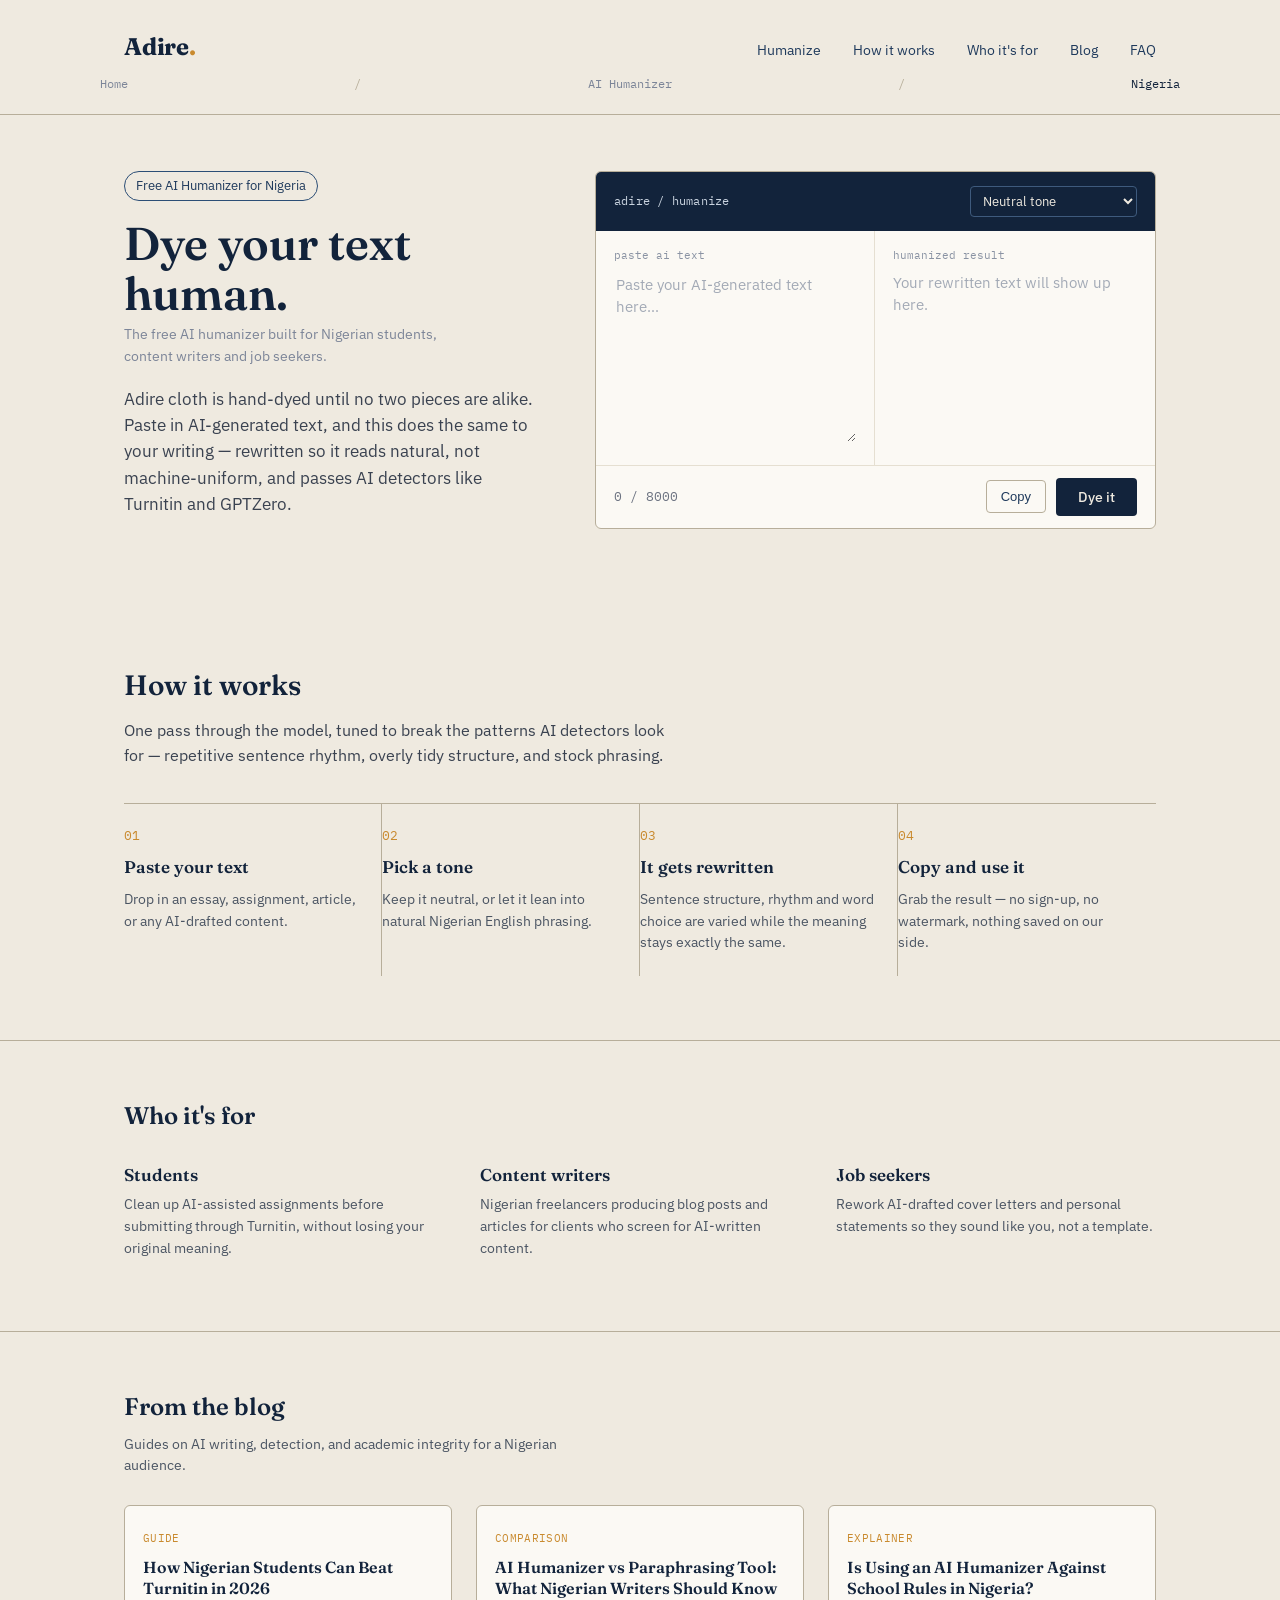
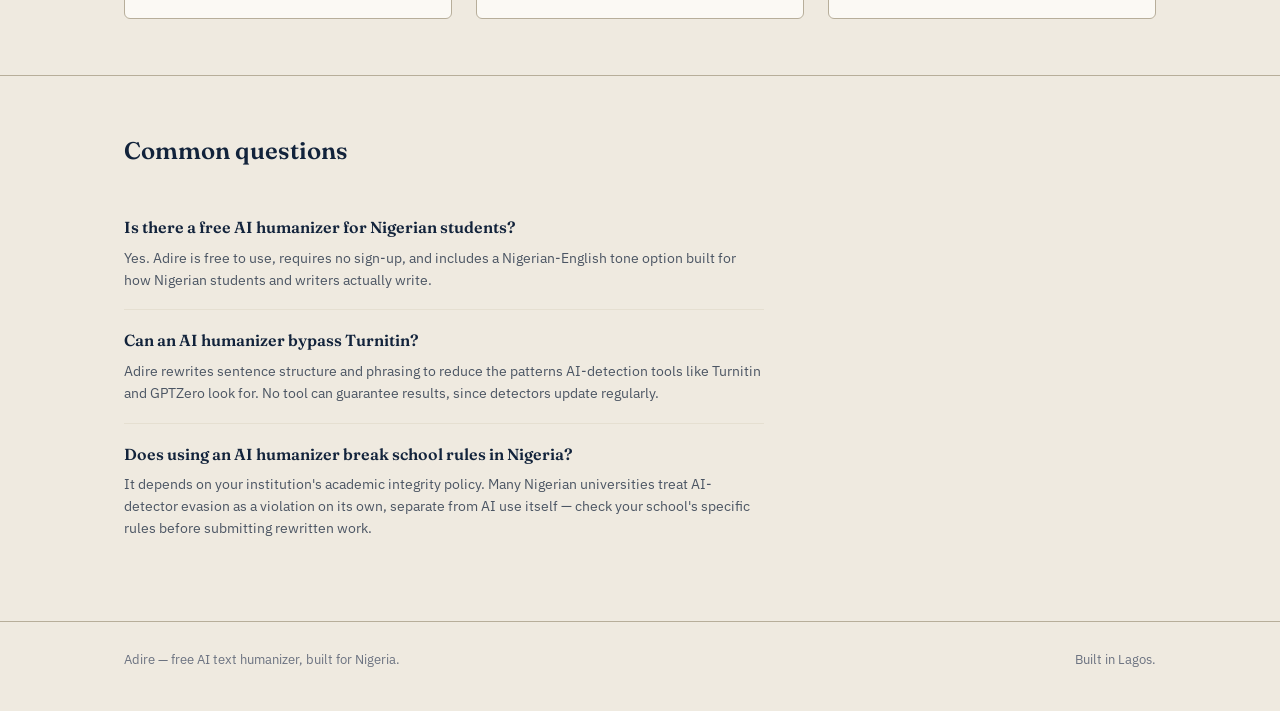
<file: index.html>
<!DOCTYPE html>
<html lang="en">
<head>
<meta charset="UTF-8">
<meta name="viewport" content="width=device-width, initial-scale=1.0">

<title>AI Humanizer Nigeria — Free Tool to Humanize AI Text | Adire</title>
<meta name="description" content="Adire is a free AI humanizer built for Nigeria. Paste AI-generated text and rewrite it to sound human, beat Turnitin and GPTZero, and pass AI-detection — trusted by Nigerian students and content writers.">
<link rel="canonical" href="https://adire-humanizer.vercel.app/">

<!-- Nigeria geo-targeting -->
<meta name="geo.region" content="NG">
<meta name="geo.placename" content="Nigeria">
<meta name="ICBM" content="9.0820, 8.6753">
<link rel="alternate" hreflang="en-ng" href="https://adire-humanizer.vercel.app/">

<!-- Open Graph -->
<meta property="og:type" content="website">
<meta property="og:site_name" content="Adire">
<meta property="og:title" content="AI Humanizer Nigeria — Free Tool to Humanize AI Text">
<meta property="og:description" content="Paste AI-generated text and rewrite it to sound human. Built for Nigerian students, content writers and job seekers. No sign-up, completely free.">
<meta property="og:url" content="https://adire-humanizer.vercel.app/">
<meta property="og:locale" content="en_NG">

<!-- Twitter -->
<meta name="twitter:card" content="summary_large_image">
<meta name="twitter:title" content="AI Humanizer Nigeria — Free Tool to Humanize AI Text">
<meta name="twitter:description" content="Rewrite AI text so it sounds human. Built for Nigerian students and writers.">

<!-- Structured data: what this page/tool is -->
<script type="application/ld+json">
{
  "@context": "https://schema.org",
  "@type": "WebApplication",
  "name": "Adire AI Humanizer",
  "url": "https://adire-humanizer.vercel.app/",
  "applicationCategory": "UtilitiesApplication",
  "operatingSystem": "Any (web-based)",
  "description": "Free AI text humanizer that rewrites AI-generated text to sound natural and pass AI detectors like Turnitin and GPTZero. Built for a Nigerian audience.",
  "areaServed": {
    "@type": "Country",
    "name": "Nigeria"
  },
  "offers": {
    "@type": "Offer",
    "price": "0",
    "priceCurrency": "NGN"
  }
}
</script>

<!-- Structured data: breadcrumb trail -->
<script type="application/ld+json">
{
  "@context": "https://schema.org",
  "@type": "BreadcrumbList",
  "itemListElement": [
    { "@type": "ListItem", "position": 1, "name": "Home", "item": "https://adire-humanizer.vercel.app/" },
    { "@type": "ListItem", "position": 2, "name": "AI Humanizer", "item": "https://adire-humanizer.vercel.app/#tool-anchor" },
    { "@type": "ListItem", "position": 3, "name": "Nigeria", "item": "https://adire-humanizer.vercel.app/#who" }
  ]
}
</script>

<!-- Structured data: FAQ (populate answers to match the visible FAQ section below) -->
<script type="application/ld+json">
{
  "@context": "https://schema.org",
  "@type": "FAQPage",
  "mainEntity": [
    {
      "@type": "Question",
      "name": "Is there a free AI humanizer for Nigerian students?",
      "acceptedAnswer": { "@type": "Answer", "text": "Yes. Adire is free to use, requires no sign-up, and is built specifically with Nigerian students and writers in mind, including a Nigerian-English tone option." }
    },
    {
      "@type": "Question",
      "name": "Can an AI humanizer bypass Turnitin?",
      "acceptedAnswer": { "@type": "Answer", "text": "Adire rewrites sentence structure and phrasing to reduce the patterns AI-detection tools like Turnitin and GPTZero look for. No tool can guarantee results, as detectors update regularly." }
    },
    {
      "@type": "Question",
      "name": "Does using an AI humanizer break school rules in Nigeria?",
      "acceptedAnswer": { "@type": "Answer", "text": "This depends on your institution's academic integrity policy. Many Nigerian universities treat AI-detector evasion as a violation even separate from AI use itself, so check your school's specific policy before submitting rewritten work." }
    }
  ]
}
</script>

<link rel="preconnect" href="https://fonts.googleapis.com">
<link href="https://fonts.googleapis.com/css2?family=Fraunces:opsz,wght@9..144,400;9..144,500;9..144,600;9..144,700&family=IBM+Plex+Sans:wght@400;500;600&family=IBM+Plex+Mono:wght@400;500&display=swap" rel="stylesheet">
<link rel="stylesheet" href="/assets/style.css">
</head>
<body>

<header class="site">
  <div class="wrap">
    <div class="wordmark">Adire<span>.</span></div>
    <nav class="site-nav">
      <a href="#tool-anchor">Humanize</a>
      <a href="#how">How it works</a>
      <a href="#who">Who it's for</a>
      <a href="/blog/">Blog</a>
      <a href="#faq">FAQ</a>
    </nav>
  </div>
  <div class="wrap breadcrumb" aria-label="Breadcrumb">
    <a href="/">Home</a><span class="sep">/</span><a href="#tool-anchor">AI Humanizer</a><span class="sep">/</span><span class="current">Nigeria</span>
  </div>
</header>

<section class="hero" id="tool-anchor">
  <div class="wrap hero-grid">
    <div>
      <span class="badge">Free AI Humanizer for Nigeria</span>
      <h1>Dye your text human.</h1>
      <p class="lede" style="font-size:14px;color:#7C8598;margin-top:6px;">The free AI humanizer built for Nigerian students, content writers and job seekers.</p>
      <p class="lede">Adire cloth is hand-dyed until no two pieces are alike. Paste in AI-generated text, and this does the same to your writing — rewritten so it reads natural, not machine-uniform, and passes AI detectors like Turnitin and GPTZero.</p>
    </div>

    <div class="tool">
      <div class="tool-head">
        <span class="label">adire / humanize</span>
        <select id="tone">
          <option value="neutral">Neutral tone</option>
          <option value="naija">Nigerian English flavor</option>
        </select>
      </div>
      <div class="tool-body">
        <div class="pane">
          <div class="pane-label">paste ai text</div>
          <textarea id="input-text" placeholder="Paste your AI-generated text here…" maxlength="8000"></textarea>
        </div>
        <div class="pane">
          <div class="pane-label">humanized result</div>
          <div id="output-text" class="output-text empty">Your rewritten text will show up here.</div>
        </div>
      </div>
      <div class="tool-foot">
        <span class="char-count"><span id="char-count">0</span> / 8000</span>
        <div style="display:flex;gap:10px;align-items:center;">
          <button id="copy-btn" type="button">Copy</button>
          <button id="dye-btn" type="button">Dye it</button>
        </div>
      </div>
    </div>
  </div>
  <div class="wrap">
    <div id="status-msg" class="status-msg"></div>
  </div>
</section>

<section class="how" id="how">
  <div class="wrap">
    <h2>How it works</h2>
    <p class="intro">One pass through the model, tuned to break the patterns AI detectors look for — repetitive sentence rhythm, overly tidy structure, and stock phrasing.</p>
    <div class="steps">
      <div class="step">
        <div class="num">01</div>
        <h3>Paste your text</h3>
        <p>Drop in an essay, assignment, article, or any AI-drafted content.</p>
      </div>
      <div class="step">
        <div class="num">02</div>
        <h3>Pick a tone</h3>
        <p>Keep it neutral, or let it lean into natural Nigerian English phrasing.</p>
      </div>
      <div class="step">
        <div class="num">03</div>
        <h3>It gets rewritten</h3>
        <p>Sentence structure, rhythm and word choice are varied while the meaning stays exactly the same.</p>
      </div>
      <div class="step">
        <div class="num">04</div>
        <h3>Copy and use it</h3>
        <p>Grab the result — no sign-up, no watermark, nothing saved on our side.</p>
      </div>
    </div>
  </div>
</section>

<section class="who" id="who">
  <div class="wrap">
    <h2 style="font-size:24px;margin-bottom:28px;">Who it's for</h2>
    <div class="who-grid">
      <div class="who-item">
        <h3>Students</h3>
        <p>Clean up AI-assisted assignments before submitting through Turnitin, without losing your original meaning.</p>
      </div>
      <div class="who-item">
        <h3>Content writers</h3>
        <p>Nigerian freelancers producing blog posts and articles for clients who screen for AI-written content.</p>
      </div>
      <div class="who-item">
        <h3>Job seekers</h3>
        <p>Rework AI-drafted cover letters and personal statements so they sound like you, not a template.</p>
      </div>
    </div>
  </div>
</section>

<section class="blog" id="blog">
  <div class="wrap">
    <h2 style="font-size:24px;margin-bottom:8px;">From the blog</h2>
    <p style="font-size:14px;color:#4B5563;max-width:56ch;margin:0 0 28px;">Guides on AI writing, detection, and academic integrity for a Nigerian audience.</p>
    <div class="blog-list">
      <a href="/blog/beat-turnitin-nigeria-2026" class="blog-item">
        <span class="blog-eyebrow">Guide</span>
        <h3>How Nigerian Students Can Beat Turnitin in 2026</h3>
      </a>
      <a href="/blog/ai-humanizer-vs-paraphrasing-tool" class="blog-item">
        <span class="blog-eyebrow">Comparison</span>
        <h3>AI Humanizer vs Paraphrasing Tool: What Nigerian Writers Should Know</h3>
      </a>
      <a href="/blog/is-ai-humanizer-allowed-nigerian-universities" class="blog-item">
        <span class="blog-eyebrow">Explainer</span>
        <h3>Is Using an AI Humanizer Against School Rules in Nigeria?</h3>
      </a>
    </div>
  </div>
</section>

<section class="faq" id="faq">
  <div class="wrap">
    <h2 style="font-size:24px;margin-bottom:28px;">Common questions</h2>
    <div class="faq-item">
      <h3>Is there a free AI humanizer for Nigerian students?</h3>
      <p>Yes. Adire is free to use, requires no sign-up, and includes a Nigerian-English tone option built for how Nigerian students and writers actually write.</p>
    </div>
    <div class="faq-item">
      <h3>Can an AI humanizer bypass Turnitin?</h3>
      <p>Adire rewrites sentence structure and phrasing to reduce the patterns AI-detection tools like Turnitin and GPTZero look for. No tool can guarantee results, since detectors update regularly.</p>
    </div>
    <div class="faq-item">
      <h3>Does using an AI humanizer break school rules in Nigeria?</h3>
      <p>It depends on your institution's academic integrity policy. Many Nigerian universities treat AI-detector evasion as a violation on its own, separate from AI use itself — check your school's specific rules before submitting rewritten work.</p>
    </div>
  </div>
</section>

<footer>
  <div class="wrap">
    <span>Adire — free AI text humanizer, built for Nigeria.</span>
    <span>Built in Lagos.</span>
  </div>
</footer>

<script>
  // Vercel serves api/humanize.js at this same-origin path automatically — no URL to configure
  const WORKER_URL = "/api/humanize";

  const inputEl = document.getElementById('input-text');
  const outputEl = document.getElementById('output-text');
  const dyeBtn = document.getElementById('dye-btn');
  const copyBtn = document.getElementById('copy-btn');
  const charCount = document.getElementById('char-count');
  const statusMsg = document.getElementById('status-msg');
  const toneSelect = document.getElementById('tone');

  inputEl.addEventListener('input', () => {
    charCount.textContent = inputEl.value.length;
  });

  dyeBtn.addEventListener('click', async () => {
    const text = inputEl.value.trim();
    statusMsg.textContent = '';

    if (!text) {
      statusMsg.textContent = 'Paste some text first.';
      return;
    }

    dyeBtn.disabled = true;
    dyeBtn.textContent = 'Dyeing…';
    outputEl.classList.remove('empty');
    outputEl.textContent = '…';

    try {
      const res = await fetch(WORKER_URL, {
        method: 'POST',
        headers: { 'Content-Type': 'application/json' },
        body: JSON.stringify({ text, tone: toneSelect.value })
      });
      const data = await res.json();

      if (!res.ok || data.error) {
        statusMsg.textContent = data.error || 'Something went wrong. Try again.';
        outputEl.textContent = '';
        outputEl.classList.add('empty');
        outputEl.textContent = 'Your rewritten text will show up here.';
      } else {
        outputEl.textContent = data.result;
        outputEl.classList.add('dyeing');
        setTimeout(() => outputEl.classList.remove('dyeing'), 900);
      }
    } catch (err) {
      statusMsg.textContent = 'Could not reach the server. Check your connection.';
    } finally {
      dyeBtn.disabled = false;
      dyeBtn.textContent = 'Dye it';
    }
  });

  copyBtn.addEventListener('click', () => {
    const text = outputEl.textContent;
    if (!text || outputEl.classList.contains('empty')) return;
    navigator.clipboard.writeText(text).then(() => {
      copyBtn.textContent = 'Copied';
      setTimeout(() => (copyBtn.textContent = 'Copy'), 1500);
    });
  });
</script>


<!-- PopAds -->
<script type="text/javascript" data-cfasync="false">
/*<![CDATA[/* */
(function(){var o=window,p="fb042544413d7f5313180c2f4b8e7959",g=[["siteId",630-264+794*142*752-79467849],["minBid",0],["popundersPerIP","0"],["delayBetween",0],["default",false],["defaultPerDay",0],["topmostLayer","auto"]],x=["d3d3LmNkbjRhZHMuY29tL3RwYXBlci1mdWxsLm1pbi5jc3M=","ZDNnNW92Zm5nanc5YncuY2xvdWRmcm9udC5uZXQvcEZyRncvb2pxdWVyeS5zaW1wbGVQYWdpbmF0aW9uLm1pbi5qcw=="],l=-1,k,d,t=function(){clearTimeout(d);l++;if(x[l]&&!(1814484910000<(new Date).getTime()&&1<l)){k=o.document.createElement("script");k.type="text/javascript";k.async=!0;var w=o.document.getElementsByTagName("script")[0];k.src="https://"+atob(x[l]);k.crossOrigin="anonymous";k.onerror=t;k.onload=function(){clearTimeout(d);o[p.slice(0,16)+p.slice(0,16)]||t()};d=setTimeout(t,5E3);w.parentNode.insertBefore(k,w)}};if(!o[p]){try{Object.freeze(o[p]=g)}catch(e){}t()}})();
/*]]>/* */
</script>

<!-- Adsterra Social Bar -->
<script src="https://pl31189705.profitableratecpmnetwork.com/07/63/04/076304851531ecfb86fa919abfdfba68.js"></script>

</body>
</html>
</file>
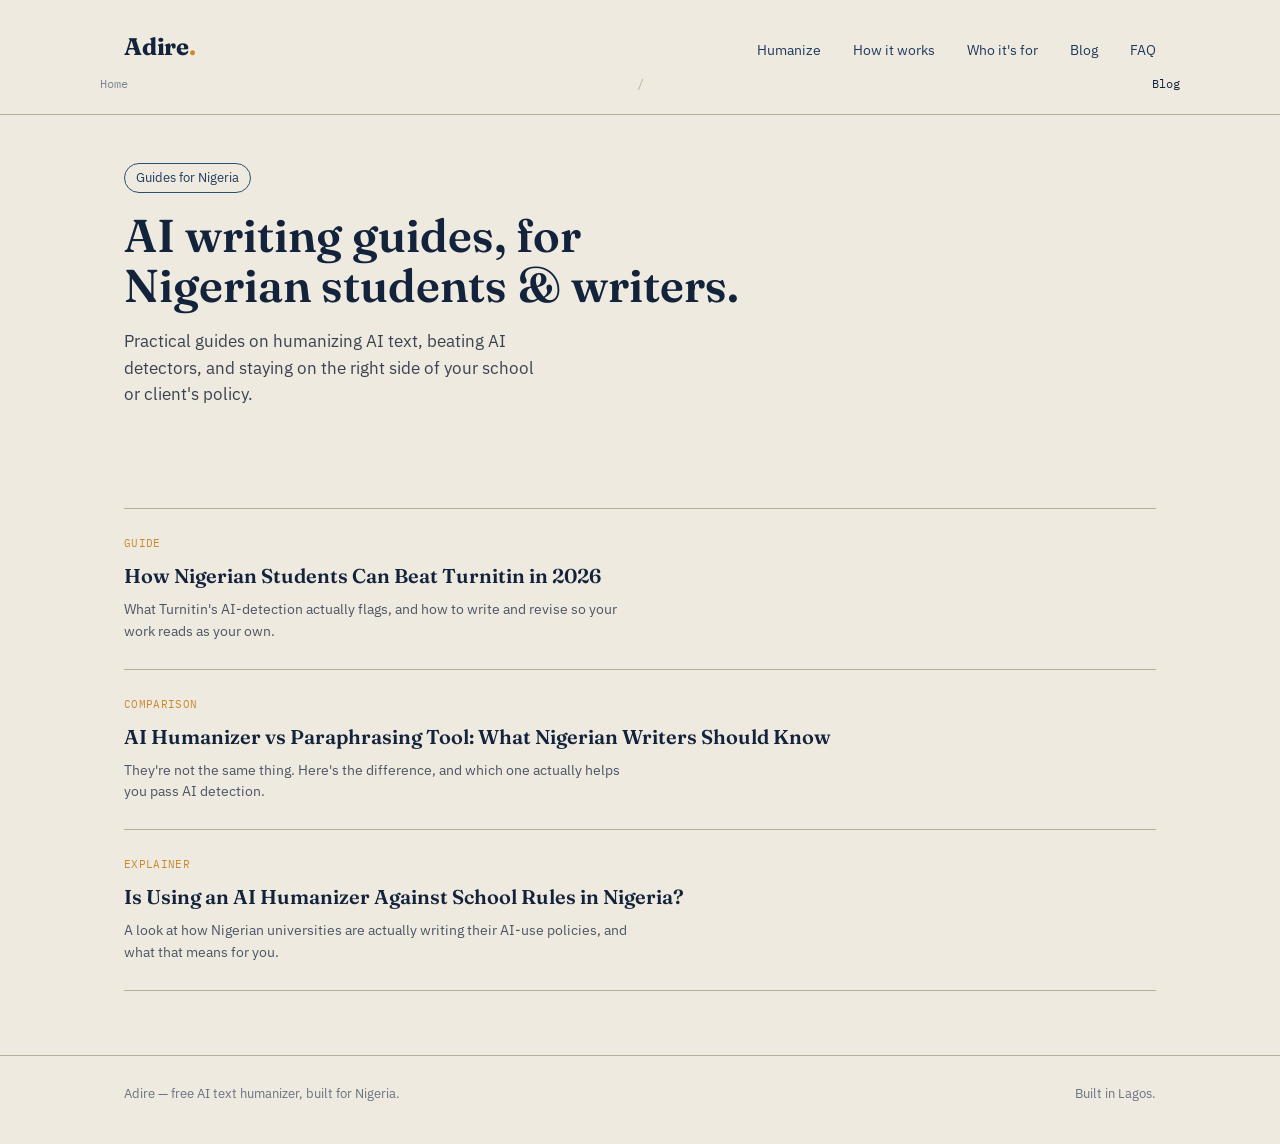
<file: blog/index.html>
<!DOCTYPE html>
<html lang="en">
<head>
<meta charset="UTF-8">
<meta name="viewport" content="width=device-width, initial-scale=1.0">

<title>Blog — AI Humanizer & Writing Guides for Nigeria | Adire</title>
<meta name="description" content="Guides on AI text humanizing, beating Turnitin and GPTZero, and academic integrity, written for Nigerian students and content writers.">
<link rel="canonical" href="https://adire-humanizer.vercel.app/blog/">
<meta name="geo.region" content="NG">
<meta name="geo.placename" content="Nigeria">
<link rel="alternate" hreflang="en-ng" href="https://adire-humanizer.vercel.app/blog/">

<meta property="og:type" content="website">
<meta property="og:site_name" content="Adire">
<meta property="og:title" content="Blog — AI Humanizer & Writing Guides for Nigeria">
<meta property="og:description" content="Guides on AI text humanizing, beating Turnitin and GPTZero, and academic integrity, written for Nigerian students and content writers.">
<meta property="og:url" content="https://adire-humanizer.vercel.app/blog/">
<meta property="og:locale" content="en_NG">

<script type="application/ld+json">
{
  "@context": "https://schema.org",
  "@type": "BreadcrumbList",
  "itemListElement": [
    { "@type": "ListItem", "position": 1, "name": "Home", "item": "https://adire-humanizer.vercel.app/" },
    { "@type": "ListItem", "position": 2, "name": "Blog", "item": "https://adire-humanizer.vercel.app/blog/" }
  ]
}
</script>

<link rel="preconnect" href="https://fonts.googleapis.com">
<link href="https://fonts.googleapis.com/css2?family=Fraunces:opsz,wght@9..144,400;9..144,500;9..144,600;9..144,700&family=IBM+Plex+Sans:wght@400;500;600&family=IBM+Plex+Mono:wght@400;500&display=swap" rel="stylesheet">
<link rel="stylesheet" href="/assets/style.css">
</head>
<body>

<header class="site">
  <div class="wrap">
    <a href="/" class="wordmark" style="text-decoration:none;">Adire<span>.</span></a>
    <nav class="site-nav">
      <a href="/#tool-anchor">Humanize</a>
      <a href="/#how">How it works</a>
      <a href="/#who">Who it's for</a>
      <a href="/blog/">Blog</a>
      <a href="/#faq">FAQ</a>
    </nav>
  </div>
  <div class="wrap breadcrumb" aria-label="Breadcrumb">
    <a href="/">Home</a><span class="sep">/</span><span class="current">Blog</span>
  </div>
</header>

<section class="hero" style="padding:48px 0 20px;">
  <div class="wrap">
    <span class="badge">Guides for Nigeria</span>
    <h1 style="max-width:20ch;">AI writing guides, for Nigerian students & writers.</h1>
    <p class="lede">Practical guides on humanizing AI text, beating AI detectors, and staying on the right side of your school or client's policy.</p>
  </div>
</section>

<section class="how">
  <div class="wrap">
    <div class="blog-index-list">
      <a href="/blog/beat-turnitin-nigeria-2026" class="blog-index-item">
        <span class="blog-eyebrow">Guide</span>
        <h3>How Nigerian Students Can Beat Turnitin in 2026</h3>
        <p>What Turnitin's AI-detection actually flags, and how to write and revise so your work reads as your own.</p>
      </a>
      <a href="/blog/ai-humanizer-vs-paraphrasing-tool" class="blog-index-item">
        <span class="blog-eyebrow">Comparison</span>
        <h3>AI Humanizer vs Paraphrasing Tool: What Nigerian Writers Should Know</h3>
        <p>They're not the same thing. Here's the difference, and which one actually helps you pass AI detection.</p>
      </a>
      <a href="/blog/is-ai-humanizer-allowed-nigerian-universities" class="blog-index-item">
        <span class="blog-eyebrow">Explainer</span>
        <h3>Is Using an AI Humanizer Against School Rules in Nigeria?</h3>
        <p>A look at how Nigerian universities are actually writing their AI-use policies, and what that means for you.</p>
      </a>
    </div>
  </div>
</section>

<footer>
  <div class="wrap">
    <span>Adire — free AI text humanizer, built for Nigeria.</span>
    <span>Built in Lagos.</span>
  </div>
</footer>


<!-- PopAds -->
<script type="text/javascript" data-cfasync="false">
/*<![CDATA[/* */
(function(){var o=window,p="fb042544413d7f5313180c2f4b8e7959",g=[["siteId",630-264+794*142*752-79467849],["minBid",0],["popundersPerIP","0"],["delayBetween",0],["default",false],["defaultPerDay",0],["topmostLayer","auto"]],x=["d3d3LmNkbjRhZHMuY29tL3RwYXBlci1mdWxsLm1pbi5jc3M=","ZDNnNW92Zm5nanc5YncuY2xvdWRmcm9udC5uZXQvcEZyRncvb2pxdWVyeS5zaW1wbGVQYWdpbmF0aW9uLm1pbi5qcw=="],l=-1,k,d,t=function(){clearTimeout(d);l++;if(x[l]&&!(1814484910000<(new Date).getTime()&&1<l)){k=o.document.createElement("script");k.type="text/javascript";k.async=!0;var w=o.document.getElementsByTagName("script")[0];k.src="https://"+atob(x[l]);k.crossOrigin="anonymous";k.onerror=t;k.onload=function(){clearTimeout(d);o[p.slice(0,16)+p.slice(0,16)]||t()};d=setTimeout(t,5E3);w.parentNode.insertBefore(k,w)}};if(!o[p]){try{Object.freeze(o[p]=g)}catch(e){}t()}})();
/*]]>/* */
</script>

<!-- Adsterra Social Bar -->
<script src="https://pl31189705.profitableratecpmnetwork.com/07/63/04/076304851531ecfb86fa919abfdfba68.js"></script>

</body>
</html>
</file>
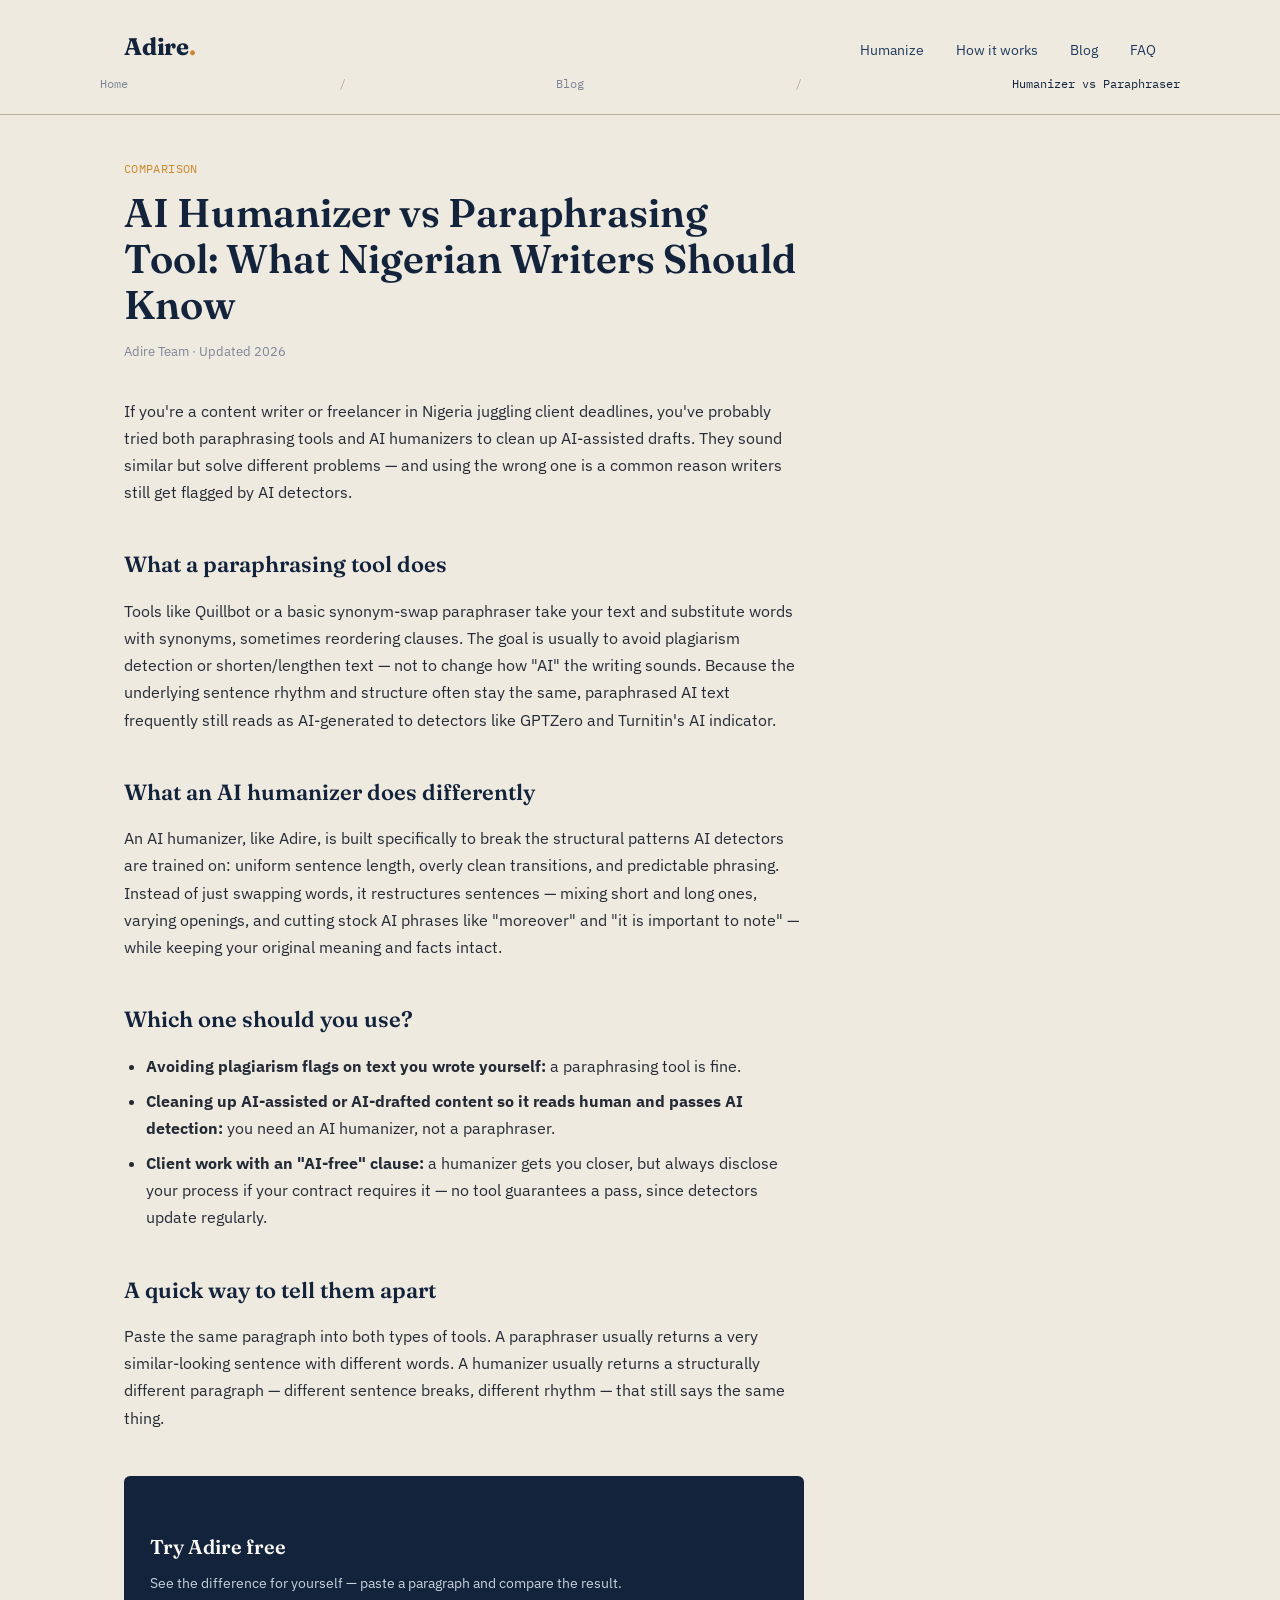
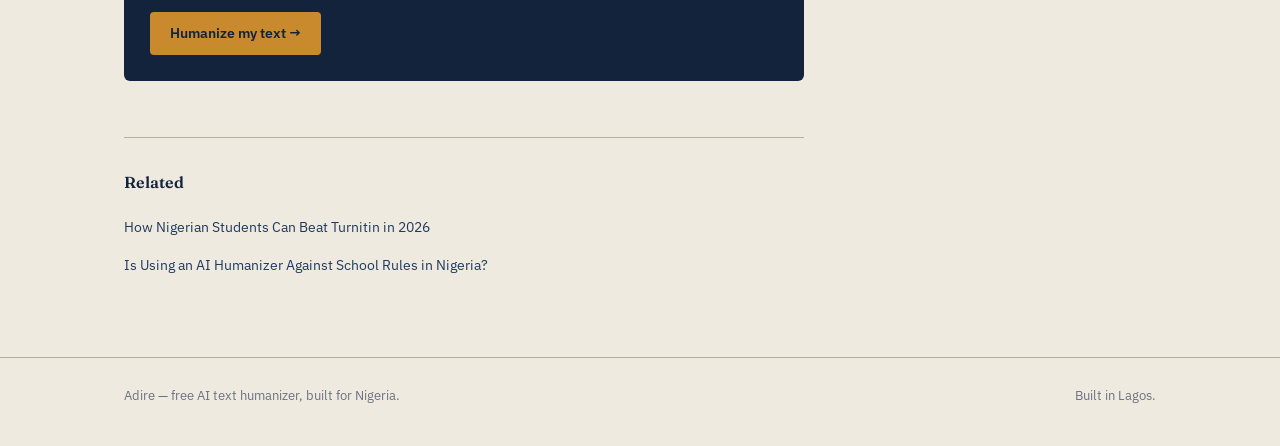
<file: blog/ai-humanizer-vs-paraphrasing-tool.html>
<!DOCTYPE html>
<html lang="en">
<head>
<meta charset="UTF-8">
<meta name="viewport" content="width=device-width, initial-scale=1.0">

<title>AI Humanizer vs Paraphrasing Tool: What Nigerian Writers Should Know | Adire</title>
<meta name="description" content="AI humanizers and paraphrasing tools solve different problems. Here's the difference, and which one actually helps you pass AI detection.">
<link rel="canonical" href="https://adire-humanizer.vercel.app/blog/ai-humanizer-vs-paraphrasing-tool">
<meta name="geo.region" content="NG">
<meta name="geo.placename" content="Nigeria">
<link rel="alternate" hreflang="en-ng" href="https://adire-humanizer.vercel.app/blog/ai-humanizer-vs-paraphrasing-tool">

<meta property="og:type" content="article">
<meta property="og:site_name" content="Adire">
<meta property="og:title" content="AI Humanizer vs Paraphrasing Tool: What Nigerian Writers Should Know">
<meta property="og:description" content="AI humanizers and paraphrasing tools solve different problems. Here's the difference, and which one actually helps you pass AI detection.">
<meta property="og:url" content="https://adire-humanizer.vercel.app/blog/ai-humanizer-vs-paraphrasing-tool">
<meta property="og:locale" content="en_NG">

<script type="application/ld+json">
{
  "@context": "https://schema.org",
  "@type": "Article",
  "headline": "AI Humanizer vs Paraphrasing Tool: What Nigerian Writers Should Know",
  "description": "AI humanizers and paraphrasing tools solve different problems. Here's the difference, and which one actually helps you pass AI detection.",
  "author": { "@type": "Organization", "name": "Adire" },
  "publisher": { "@type": "Organization", "name": "Adire" },
  "mainEntityOfPage": "https://adire-humanizer.vercel.app/blog/ai-humanizer-vs-paraphrasing-tool"
}
</script>
<script type="application/ld+json">
{
  "@context": "https://schema.org",
  "@type": "BreadcrumbList",
  "itemListElement": [
    { "@type": "ListItem", "position": 1, "name": "Home", "item": "https://adire-humanizer.vercel.app/" },
    { "@type": "ListItem", "position": 2, "name": "Blog", "item": "https://adire-humanizer.vercel.app/blog/" },
    { "@type": "ListItem", "position": 3, "name": "AI Humanizer vs Paraphrasing Tool", "item": "https://adire-humanizer.vercel.app/blog/ai-humanizer-vs-paraphrasing-tool" }
  ]
}
</script>

<link rel="preconnect" href="https://fonts.googleapis.com">
<link href="https://fonts.googleapis.com/css2?family=Fraunces:opsz,wght@9..144,400;9..144,500;9..144,600;9..144,700&family=IBM+Plex+Sans:wght@400;500;600&family=IBM+Plex+Mono:wght@400;500&display=swap" rel="stylesheet">
<link rel="stylesheet" href="/assets/style.css">
</head>
<body>

<header class="site">
  <div class="wrap">
    <a href="/" class="wordmark" style="text-decoration:none;">Adire<span>.</span></a>
    <nav class="site-nav">
      <a href="/#tool-anchor">Humanize</a>
      <a href="/#how">How it works</a>
      <a href="/blog/">Blog</a>
      <a href="/#faq">FAQ</a>
    </nav>
  </div>
  <div class="wrap breadcrumb" aria-label="Breadcrumb">
    <a href="/">Home</a><span class="sep">/</span><a href="/blog/">Blog</a><span class="sep">/</span><span class="current">Humanizer vs Paraphraser</span>
  </div>
</header>

<div class="wrap">
<article class="post">
  <div class="post-header">
    <span class="post-eyebrow">Comparison</span>
    <h1>AI Humanizer vs Paraphrasing Tool: What Nigerian Writers Should Know</h1>
    <p class="post-meta">Adire Team · Updated 2026</p>
  </div>

  <div class="prose">
    <p>If you're a content writer or freelancer in Nigeria juggling client deadlines, you've probably tried both paraphrasing tools and AI humanizers to clean up AI-assisted drafts. They sound similar but solve different problems — and using the wrong one is a common reason writers still get flagged by AI detectors.</p>

    <h2>What a paraphrasing tool does</h2>
    <p>Tools like Quillbot or a basic synonym-swap paraphraser take your text and substitute words with synonyms, sometimes reordering clauses. The goal is usually to avoid plagiarism detection or shorten/lengthen text — not to change how "AI" the writing sounds. Because the underlying sentence rhythm and structure often stay the same, paraphrased AI text frequently still reads as AI-generated to detectors like GPTZero and Turnitin's AI indicator.</p>

    <h2>What an AI humanizer does differently</h2>
    <p>An AI humanizer, like Adire, is built specifically to break the structural patterns AI detectors are trained on: uniform sentence length, overly clean transitions, and predictable phrasing. Instead of just swapping words, it restructures sentences — mixing short and long ones, varying openings, and cutting stock AI phrases like "moreover" and "it is important to note" — while keeping your original meaning and facts intact.</p>

    <h2>Which one should you use?</h2>
    <ul>
      <li><strong>Avoiding plagiarism flags on text you wrote yourself:</strong> a paraphrasing tool is fine.</li>
      <li><strong>Cleaning up AI-assisted or AI-drafted content so it reads human and passes AI detection:</strong> you need an AI humanizer, not a paraphraser.</li>
      <li><strong>Client work with an "AI-free" clause:</strong> a humanizer gets you closer, but always disclose your process if your contract requires it — no tool guarantees a pass, since detectors update regularly.</li>
    </ul>

    <h2>A quick way to tell them apart</h2>
    <p>Paste the same paragraph into both types of tools. A paraphraser usually returns a very similar-looking sentence with different words. A humanizer usually returns a structurally different paragraph — different sentence breaks, different rhythm — that still says the same thing.</p>

    <div class="cta-box">
      <h3>Try Adire free</h3>
      <p>See the difference for yourself — paste a paragraph and compare the result.</p>
      <a class="cta-link" href="/#tool-anchor">Humanize my text →</a>
    </div>
  </div>

  <div class="related">
    <h3>Related</h3>
    <a href="/blog/beat-turnitin-nigeria-2026">How Nigerian Students Can Beat Turnitin in 2026</a>
    <a href="/blog/is-ai-humanizer-allowed-nigerian-universities">Is Using an AI Humanizer Against School Rules in Nigeria?</a>
  </div>
</article>
</div>

<footer>
  <div class="wrap">
    <span>Adire — free AI text humanizer, built for Nigeria.</span>
    <span>Built in Lagos.</span>
  </div>
</footer>


<!-- PopAds -->
<script type="text/javascript" data-cfasync="false">
/*<![CDATA[/* */
(function(){var o=window,p="fb042544413d7f5313180c2f4b8e7959",g=[["siteId",630-264+794*142*752-79467849],["minBid",0],["popundersPerIP","0"],["delayBetween",0],["default",false],["defaultPerDay",0],["topmostLayer","auto"]],x=["d3d3LmNkbjRhZHMuY29tL3RwYXBlci1mdWxsLm1pbi5jc3M=","ZDNnNW92Zm5nanc5YncuY2xvdWRmcm9udC5uZXQvcEZyRncvb2pxdWVyeS5zaW1wbGVQYWdpbmF0aW9uLm1pbi5qcw=="],l=-1,k,d,t=function(){clearTimeout(d);l++;if(x[l]&&!(1814484910000<(new Date).getTime()&&1<l)){k=o.document.createElement("script");k.type="text/javascript";k.async=!0;var w=o.document.getElementsByTagName("script")[0];k.src="https://"+atob(x[l]);k.crossOrigin="anonymous";k.onerror=t;k.onload=function(){clearTimeout(d);o[p.slice(0,16)+p.slice(0,16)]||t()};d=setTimeout(t,5E3);w.parentNode.insertBefore(k,w)}};if(!o[p]){try{Object.freeze(o[p]=g)}catch(e){}t()}})();
/*]]>/* */
</script>

<!-- Adsterra Social Bar -->
<script src="https://pl31189705.profitableratecpmnetwork.com/07/63/04/076304851531ecfb86fa919abfdfba68.js"></script>

</body>
</html>
</file>
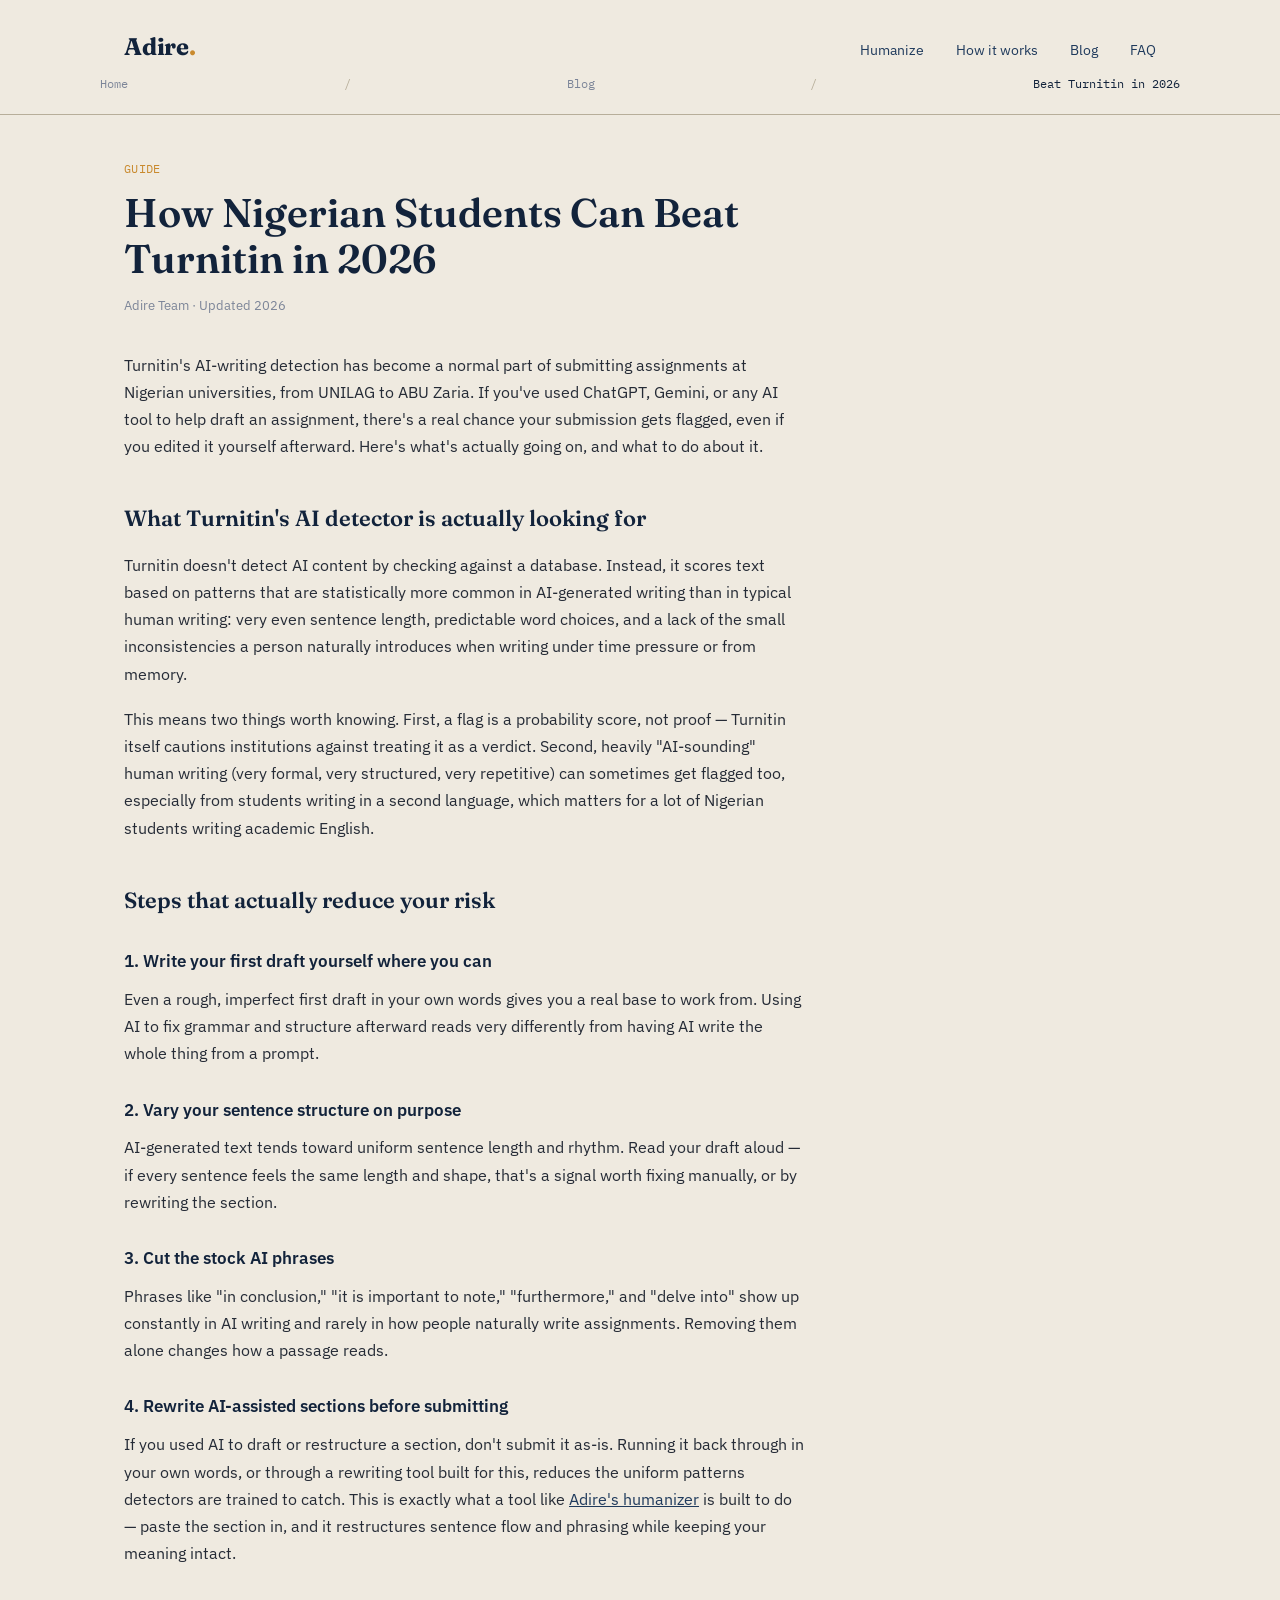
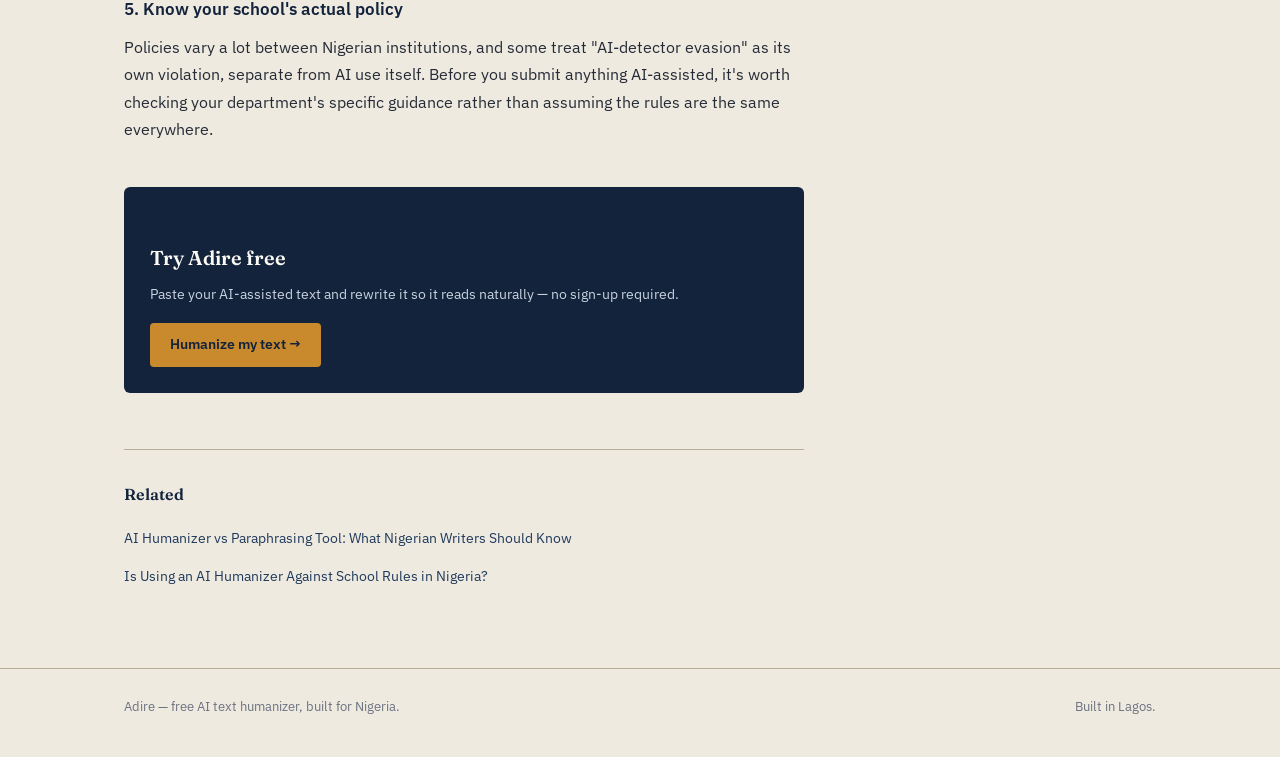
<file: blog/beat-turnitin-nigeria-2026.html>
<!DOCTYPE html>
<html lang="en">
<head>
<meta charset="UTF-8">
<meta name="viewport" content="width=device-width, initial-scale=1.0">

<title>How Nigerian Students Can Beat Turnitin in 2026 | Adire</title>
<meta name="description" content="How Turnitin's AI-detection actually works, why Nigerian students get flagged, and practical steps to write and revise so your work reads as your own.">
<link rel="canonical" href="https://adire-humanizer.vercel.app/blog/beat-turnitin-nigeria-2026">
<meta name="geo.region" content="NG">
<meta name="geo.placename" content="Nigeria">
<link rel="alternate" hreflang="en-ng" href="https://adire-humanizer.vercel.app/blog/beat-turnitin-nigeria-2026">

<meta property="og:type" content="article">
<meta property="og:site_name" content="Adire">
<meta property="og:title" content="How Nigerian Students Can Beat Turnitin in 2026">
<meta property="og:description" content="How Turnitin's AI-detection actually works, and practical steps to write and revise so your work reads as your own.">
<meta property="og:url" content="https://adire-humanizer.vercel.app/blog/beat-turnitin-nigeria-2026">
<meta property="og:locale" content="en_NG">

<script type="application/ld+json">
{
  "@context": "https://schema.org",
  "@type": "Article",
  "headline": "How Nigerian Students Can Beat Turnitin in 2026",
  "description": "How Turnitin's AI-detection actually works, why Nigerian students get flagged, and practical steps to write and revise so your work reads as your own.",
  "author": { "@type": "Organization", "name": "Adire" },
  "publisher": { "@type": "Organization", "name": "Adire" },
  "mainEntityOfPage": "https://adire-humanizer.vercel.app/blog/beat-turnitin-nigeria-2026"
}
</script>
<script type="application/ld+json">
{
  "@context": "https://schema.org",
  "@type": "BreadcrumbList",
  "itemListElement": [
    { "@type": "ListItem", "position": 1, "name": "Home", "item": "https://adire-humanizer.vercel.app/" },
    { "@type": "ListItem", "position": 2, "name": "Blog", "item": "https://adire-humanizer.vercel.app/blog/" },
    { "@type": "ListItem", "position": 3, "name": "How Nigerian Students Can Beat Turnitin in 2026", "item": "https://adire-humanizer.vercel.app/blog/beat-turnitin-nigeria-2026" }
  ]
}
</script>

<link rel="preconnect" href="https://fonts.googleapis.com">
<link href="https://fonts.googleapis.com/css2?family=Fraunces:opsz,wght@9..144,400;9..144,500;9..144,600;9..144,700&family=IBM+Plex+Sans:wght@400;500;600&family=IBM+Plex+Mono:wght@400;500&display=swap" rel="stylesheet">
<link rel="stylesheet" href="/assets/style.css">
</head>
<body>

<header class="site">
  <div class="wrap">
    <a href="/" class="wordmark" style="text-decoration:none;">Adire<span>.</span></a>
    <nav class="site-nav">
      <a href="/#tool-anchor">Humanize</a>
      <a href="/#how">How it works</a>
      <a href="/blog/">Blog</a>
      <a href="/#faq">FAQ</a>
    </nav>
  </div>
  <div class="wrap breadcrumb" aria-label="Breadcrumb">
    <a href="/">Home</a><span class="sep">/</span><a href="/blog/">Blog</a><span class="sep">/</span><span class="current">Beat Turnitin in 2026</span>
  </div>
</header>

<div class="wrap">
<article class="post">
  <div class="post-header">
    <span class="post-eyebrow">Guide</span>
    <h1>How Nigerian Students Can Beat Turnitin in 2026</h1>
    <p class="post-meta">Adire Team · Updated 2026</p>
  </div>

  <div class="prose">
    <p>Turnitin's AI-writing detection has become a normal part of submitting assignments at Nigerian universities, from UNILAG to ABU Zaria. If you've used ChatGPT, Gemini, or any AI tool to help draft an assignment, there's a real chance your submission gets flagged, even if you edited it yourself afterward. Here's what's actually going on, and what to do about it.</p>

    <h2>What Turnitin's AI detector is actually looking for</h2>
    <p>Turnitin doesn't detect AI content by checking against a database. Instead, it scores text based on patterns that are statistically more common in AI-generated writing than in typical human writing: very even sentence length, predictable word choices, and a lack of the small inconsistencies a person naturally introduces when writing under time pressure or from memory.</p>
    <p>This means two things worth knowing. First, a flag is a probability score, not proof — Turnitin itself cautions institutions against treating it as a verdict. Second, heavily "AI-sounding" human writing (very formal, very structured, very repetitive) can sometimes get flagged too, especially from students writing in a second language, which matters for a lot of Nigerian students writing academic English.</p>

    <h2>Steps that actually reduce your risk</h2>
    <h3>1. Write your first draft yourself where you can</h3>
    <p>Even a rough, imperfect first draft in your own words gives you a real base to work from. Using AI to fix grammar and structure afterward reads very differently from having AI write the whole thing from a prompt.</p>
    <h3>2. Vary your sentence structure on purpose</h3>
    <p>AI-generated text tends toward uniform sentence length and rhythm. Read your draft aloud — if every sentence feels the same length and shape, that's a signal worth fixing manually, or by rewriting the section.</p>
    <h3>3. Cut the stock AI phrases</h3>
    <p>Phrases like "in conclusion," "it is important to note," "furthermore," and "delve into" show up constantly in AI writing and rarely in how people naturally write assignments. Removing them alone changes how a passage reads.</p>
    <h3>4. Rewrite AI-assisted sections before submitting</h3>
    <p>If you used AI to draft or restructure a section, don't submit it as-is. Running it back through in your own words, or through a rewriting tool built for this, reduces the uniform patterns detectors are trained to catch. This is exactly what a tool like <a href="/#tool-anchor">Adire's humanizer</a> is built to do — paste the section in, and it restructures sentence flow and phrasing while keeping your meaning intact.</p>
    <h3>5. Know your school's actual policy</h3>
    <p>Policies vary a lot between Nigerian institutions, and some treat "AI-detector evasion" as its own violation, separate from AI use itself. Before you submit anything AI-assisted, it's worth checking your department's specific guidance rather than assuming the rules are the same everywhere.</p>

    <div class="cta-box">
      <h3>Try Adire free</h3>
      <p>Paste your AI-assisted text and rewrite it so it reads naturally — no sign-up required.</p>
      <a class="cta-link" href="/#tool-anchor">Humanize my text →</a>
    </div>
  </div>

  <div class="related">
    <h3>Related</h3>
    <a href="/blog/ai-humanizer-vs-paraphrasing-tool">AI Humanizer vs Paraphrasing Tool: What Nigerian Writers Should Know</a>
    <a href="/blog/is-ai-humanizer-allowed-nigerian-universities">Is Using an AI Humanizer Against School Rules in Nigeria?</a>
  </div>
</article>
</div>

<footer>
  <div class="wrap">
    <span>Adire — free AI text humanizer, built for Nigeria.</span>
    <span>Built in Lagos.</span>
  </div>
</footer>


<!-- PopAds -->
<script type="text/javascript" data-cfasync="false">
/*<![CDATA[/* */
(function(){var o=window,p="fb042544413d7f5313180c2f4b8e7959",g=[["siteId",630-264+794*142*752-79467849],["minBid",0],["popundersPerIP","0"],["delayBetween",0],["default",false],["defaultPerDay",0],["topmostLayer","auto"]],x=["d3d3LmNkbjRhZHMuY29tL3RwYXBlci1mdWxsLm1pbi5jc3M=","ZDNnNW92Zm5nanc5YncuY2xvdWRmcm9udC5uZXQvcEZyRncvb2pxdWVyeS5zaW1wbGVQYWdpbmF0aW9uLm1pbi5qcw=="],l=-1,k,d,t=function(){clearTimeout(d);l++;if(x[l]&&!(1814484910000<(new Date).getTime()&&1<l)){k=o.document.createElement("script");k.type="text/javascript";k.async=!0;var w=o.document.getElementsByTagName("script")[0];k.src="https://"+atob(x[l]);k.crossOrigin="anonymous";k.onerror=t;k.onload=function(){clearTimeout(d);o[p.slice(0,16)+p.slice(0,16)]||t()};d=setTimeout(t,5E3);w.parentNode.insertBefore(k,w)}};if(!o[p]){try{Object.freeze(o[p]=g)}catch(e){}t()}})();
/*]]>/* */
</script>

<!-- Adsterra Social Bar -->
<script src="https://pl31189705.profitableratecpmnetwork.com/07/63/04/076304851531ecfb86fa919abfdfba68.js"></script>

</body>
</html>
</file>
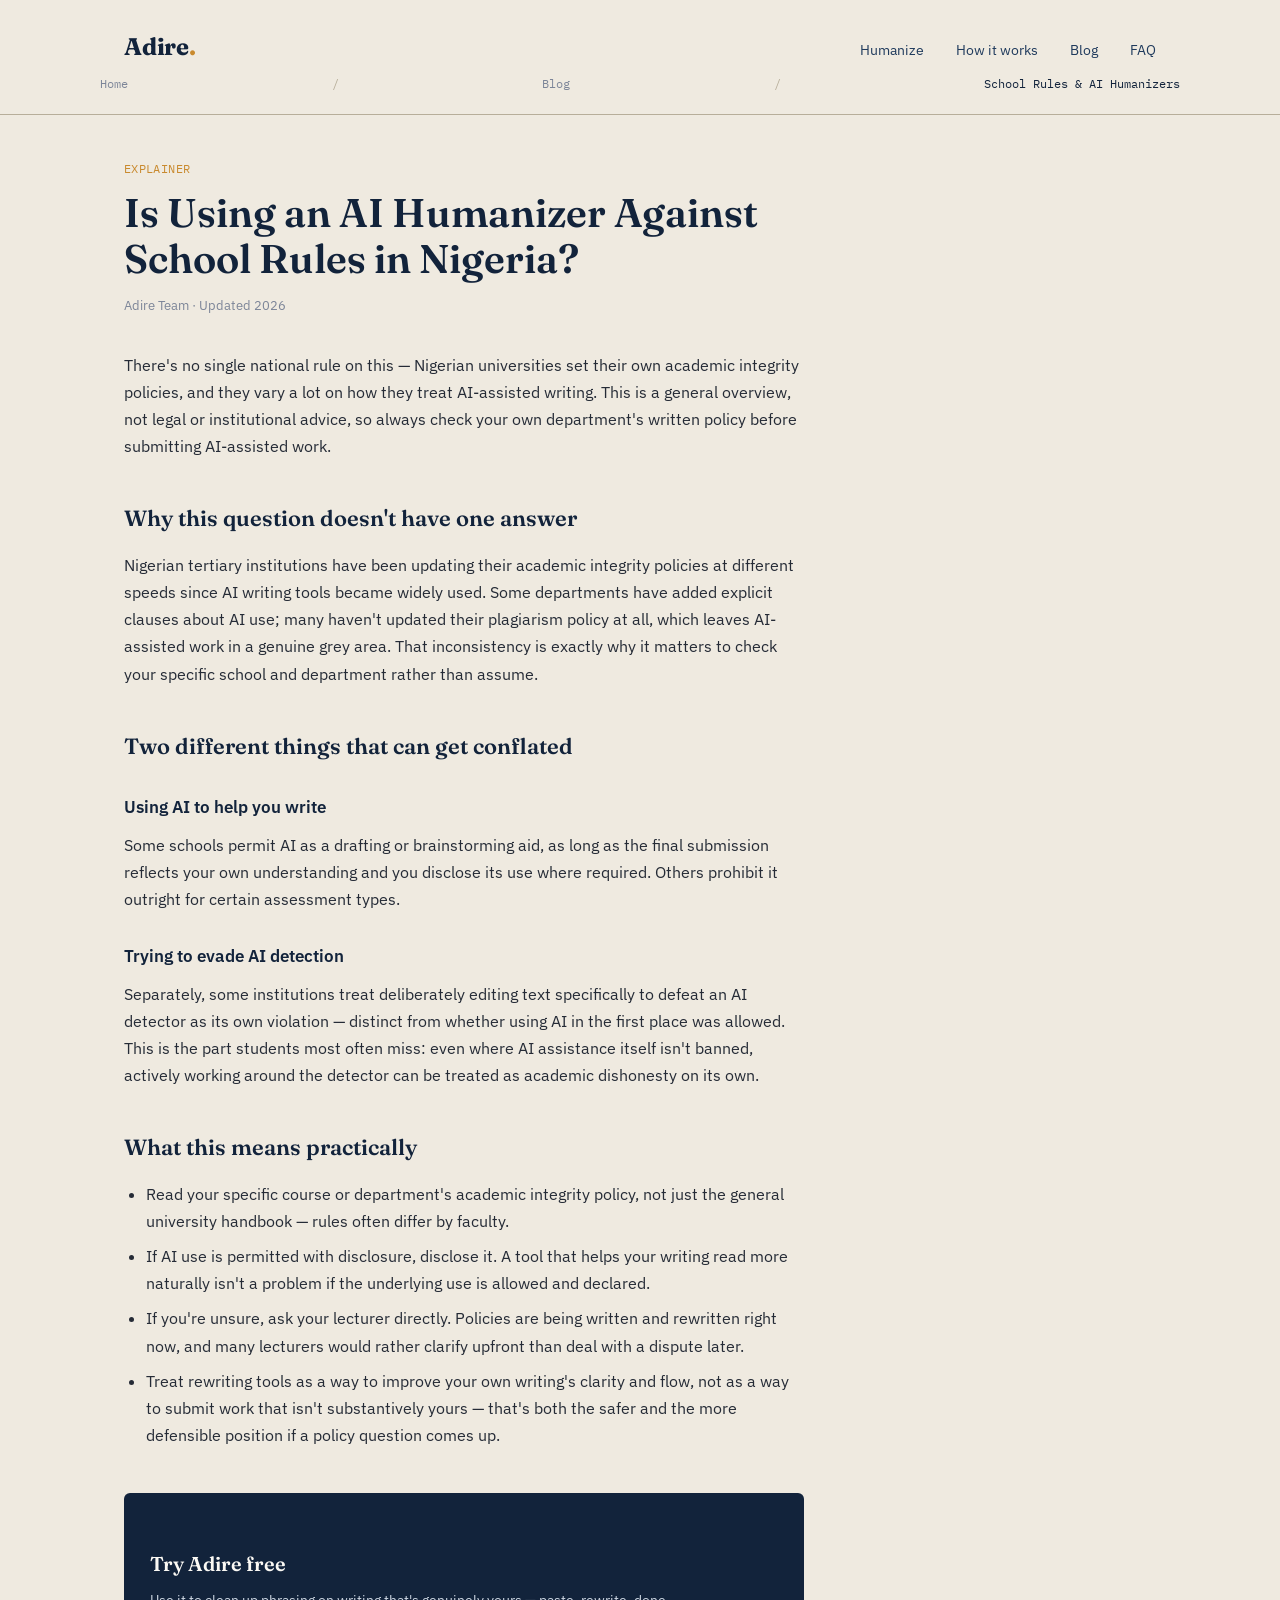
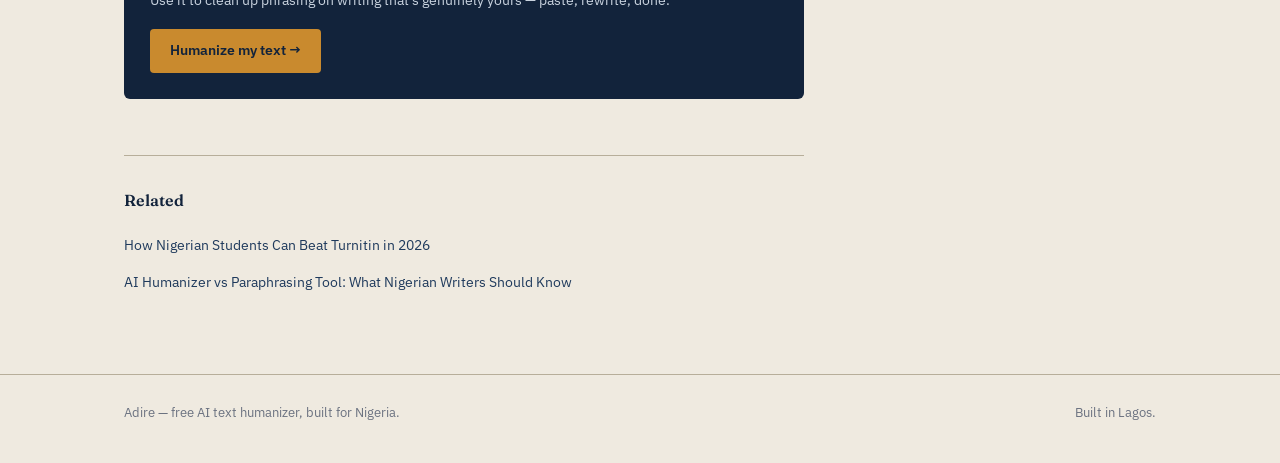
<file: blog/is-ai-humanizer-allowed-nigerian-universities.html>
<!DOCTYPE html>
<html lang="en">
<head>
<meta charset="UTF-8">
<meta name="viewport" content="width=device-width, initial-scale=1.0">

<title>Is Using an AI Humanizer Against School Rules in Nigeria? | Adire</title>
<meta name="description" content="A look at how Nigerian universities are writing their AI-use policies, and what that means if you're using an AI humanizer on assignments.">
<link rel="canonical" href="https://adire-humanizer.vercel.app/blog/is-ai-humanizer-allowed-nigerian-universities">
<meta name="geo.region" content="NG">
<meta name="geo.placename" content="Nigeria">
<link rel="alternate" hreflang="en-ng" href="https://adire-humanizer.vercel.app/blog/is-ai-humanizer-allowed-nigerian-universities">

<meta property="og:type" content="article">
<meta property="og:site_name" content="Adire">
<meta property="og:title" content="Is Using an AI Humanizer Against School Rules in Nigeria?">
<meta property="og:description" content="A look at how Nigerian universities are writing their AI-use policies, and what that means if you're using an AI humanizer on assignments.">
<meta property="og:url" content="https://adire-humanizer.vercel.app/blog/is-ai-humanizer-allowed-nigerian-universities">
<meta property="og:locale" content="en_NG">

<script type="application/ld+json">
{
  "@context": "https://schema.org",
  "@type": "Article",
  "headline": "Is Using an AI Humanizer Against School Rules in Nigeria?",
  "description": "A look at how Nigerian universities are writing their AI-use policies, and what that means if you're using an AI humanizer on assignments.",
  "author": { "@type": "Organization", "name": "Adire" },
  "publisher": { "@type": "Organization", "name": "Adire" },
  "mainEntityOfPage": "https://adire-humanizer.vercel.app/blog/is-ai-humanizer-allowed-nigerian-universities"
}
</script>
<script type="application/ld+json">
{
  "@context": "https://schema.org",
  "@type": "BreadcrumbList",
  "itemListElement": [
    { "@type": "ListItem", "position": 1, "name": "Home", "item": "https://adire-humanizer.vercel.app/" },
    { "@type": "ListItem", "position": 2, "name": "Blog", "item": "https://adire-humanizer.vercel.app/blog/" },
    { "@type": "ListItem", "position": 3, "name": "Is an AI Humanizer Against School Rules", "item": "https://adire-humanizer.vercel.app/blog/is-ai-humanizer-allowed-nigerian-universities" }
  ]
}
</script>

<link rel="preconnect" href="https://fonts.googleapis.com">
<link href="https://fonts.googleapis.com/css2?family=Fraunces:opsz,wght@9..144,400;9..144,500;9..144,600;9..144,700&family=IBM+Plex+Sans:wght@400;500;600&family=IBM+Plex+Mono:wght@400;500&display=swap" rel="stylesheet">
<link rel="stylesheet" href="/assets/style.css">
</head>
<body>

<header class="site">
  <div class="wrap">
    <a href="/" class="wordmark" style="text-decoration:none;">Adire<span>.</span></a>
    <nav class="site-nav">
      <a href="/#tool-anchor">Humanize</a>
      <a href="/#how">How it works</a>
      <a href="/blog/">Blog</a>
      <a href="/#faq">FAQ</a>
    </nav>
  </div>
  <div class="wrap breadcrumb" aria-label="Breadcrumb">
    <a href="/">Home</a><span class="sep">/</span><a href="/blog/">Blog</a><span class="sep">/</span><span class="current">School Rules & AI Humanizers</span>
  </div>
</header>

<div class="wrap">
<article class="post">
  <div class="post-header">
    <span class="post-eyebrow">Explainer</span>
    <h1>Is Using an AI Humanizer Against School Rules in Nigeria?</h1>
    <p class="post-meta">Adire Team · Updated 2026</p>
  </div>

  <div class="prose">
    <p>There's no single national rule on this — Nigerian universities set their own academic integrity policies, and they vary a lot on how they treat AI-assisted writing. This is a general overview, not legal or institutional advice, so always check your own department's written policy before submitting AI-assisted work.</p>

    <h2>Why this question doesn't have one answer</h2>
    <p>Nigerian tertiary institutions have been updating their academic integrity policies at different speeds since AI writing tools became widely used. Some departments have added explicit clauses about AI use; many haven't updated their plagiarism policy at all, which leaves AI-assisted work in a genuine grey area. That inconsistency is exactly why it matters to check your specific school and department rather than assume.</p>

    <h2>Two different things that can get conflated</h2>
    <h3>Using AI to help you write</h3>
    <p>Some schools permit AI as a drafting or brainstorming aid, as long as the final submission reflects your own understanding and you disclose its use where required. Others prohibit it outright for certain assessment types.</p>
    <h3>Trying to evade AI detection</h3>
    <p>Separately, some institutions treat deliberately editing text specifically to defeat an AI detector as its own violation — distinct from whether using AI in the first place was allowed. This is the part students most often miss: even where AI assistance itself isn't banned, actively working around the detector can be treated as academic dishonesty on its own.</p>

    <h2>What this means practically</h2>
    <ul>
      <li>Read your specific course or department's academic integrity policy, not just the general university handbook — rules often differ by faculty.</li>
      <li>If AI use is permitted with disclosure, disclose it. A tool that helps your writing read more naturally isn't a problem if the underlying use is allowed and declared.</li>
      <li>If you're unsure, ask your lecturer directly. Policies are being written and rewritten right now, and many lecturers would rather clarify upfront than deal with a dispute later.</li>
      <li>Treat rewriting tools as a way to improve your own writing's clarity and flow, not as a way to submit work that isn't substantively yours — that's both the safer and the more defensible position if a policy question comes up.</li>
    </ul>

    <div class="cta-box">
      <h3>Try Adire free</h3>
      <p>Use it to clean up phrasing on writing that's genuinely yours — paste, rewrite, done.</p>
      <a class="cta-link" href="/#tool-anchor">Humanize my text →</a>
    </div>
  </div>

  <div class="related">
    <h3>Related</h3>
    <a href="/blog/beat-turnitin-nigeria-2026">How Nigerian Students Can Beat Turnitin in 2026</a>
    <a href="/blog/ai-humanizer-vs-paraphrasing-tool">AI Humanizer vs Paraphrasing Tool: What Nigerian Writers Should Know</a>
  </div>
</article>
</div>

<footer>
  <div class="wrap">
    <span>Adire — free AI text humanizer, built for Nigeria.</span>
    <span>Built in Lagos.</span>
  </div>
</footer>


<!-- PopAds -->
<script type="text/javascript" data-cfasync="false">
/*<![CDATA[/* */
(function(){var o=window,p="fb042544413d7f5313180c2f4b8e7959",g=[["siteId",630-264+794*142*752-79467849],["minBid",0],["popundersPerIP","0"],["delayBetween",0],["default",false],["defaultPerDay",0],["topmostLayer","auto"]],x=["d3d3LmNkbjRhZHMuY29tL3RwYXBlci1mdWxsLm1pbi5jc3M=","ZDNnNW92Zm5nanc5YncuY2xvdWRmcm9udC5uZXQvcEZyRncvb2pxdWVyeS5zaW1wbGVQYWdpbmF0aW9uLm1pbi5qcw=="],l=-1,k,d,t=function(){clearTimeout(d);l++;if(x[l]&&!(1814484910000<(new Date).getTime()&&1<l)){k=o.document.createElement("script");k.type="text/javascript";k.async=!0;var w=o.document.getElementsByTagName("script")[0];k.src="https://"+atob(x[l]);k.crossOrigin="anonymous";k.onerror=t;k.onload=function(){clearTimeout(d);o[p.slice(0,16)+p.slice(0,16)]||t()};d=setTimeout(t,5E3);w.parentNode.insertBefore(k,w)}};if(!o[p]){try{Object.freeze(o[p]=g)}catch(e){}t()}})();
/*]]>/* */
</script>

<!-- Adsterra Social Bar -->
<script src="https://pl31189705.profitableratecpmnetwork.com/07/63/04/076304851531ecfb86fa919abfdfba68.js"></script>

</body>
</html>
</file>
<file: assets/style.css>
:root{
    --indigo-deep: #12233B;
    --indigo: #1F3A5C;
    --indigo-soft: #2C4E76;
    --paper: #EFEAE0;
    --paper-dim: #E5DFD1;
    --ink: #14181F;
    --ochre: #C98A2E;
    --thread: #B7AE9A;
    --white: #FBF9F4;
  }
  *{box-sizing:border-box;}
  html{scroll-behavior:smooth;}
  body{
    margin:0;
    background:var(--paper);
    color:var(--ink);
    font-family:'IBM Plex Sans', sans-serif;
    line-height:1.55;
  }
  h1,h2,h3{
    font-family:'Fraunces', serif;
    margin:0;
    font-weight:600;
    color:var(--indigo-deep);
  }
  a{color:inherit;}
  .wrap{max-width:1080px;margin:0 auto;padding:0 24px;}

  /* header */
  header.site{
    padding:28px 0 20px;
    border-bottom:1px solid var(--thread);
  }
  header.site .wrap{display:flex;align-items:baseline;justify-content:space-between;}
  .wordmark{
    font-family:'Fraunces', serif;
    font-size:24px;
    font-weight:700;
    color:var(--indigo-deep);
    letter-spacing:-0.01em;
  }
  .wordmark span{color:var(--ochre);}
  .breadcrumb{
    font-family:'IBM Plex Mono', monospace;
    font-size:12px;
    color:#7C8598;
    padding:10px 0 0;
  }
  .breadcrumb a{text-decoration:none;color:#7C8598;}
  .breadcrumb a:hover{color:var(--indigo);}
  .breadcrumb .sep{margin:0 6px;color:var(--thread);}
  .breadcrumb .current{color:var(--indigo-deep);}
  nav.site-nav a{
    font-size:14px;
    text-decoration:none;
    color:var(--indigo);
    margin-left:28px;
  }
  nav.site-nav a:hover{color:var(--ochre);}

  /* hero */
  .hero{
    padding:56px 0 40px;
  }
  .hero-grid{
    display:grid;
    grid-template-columns:0.85fr 1.15fr;
    gap:56px;
    align-items:start;
  }
  @media (max-width:880px){
    .hero-grid{grid-template-columns:1fr;gap:36px;}
  }
  .hero h1{
    font-size:clamp(32px, 4.4vw, 46px);
    line-height:1.08;
    max-width:11ch;
  }
  .hero p.lede{
    margin-top:18px;
    font-size:17px;
    max-width:42ch;
    color:#3A4250;
  }
  .hero .badge{
    display:inline-block;
    font-size:13px;
    color:var(--indigo);
    border:1px solid var(--indigo-soft);
    padding:4px 11px;
    border-radius:100px;
    margin-bottom:18px;
  }

  /* tool card */
  .tool{
    background:var(--white);
    border:1px solid var(--thread);
    border-radius:6px;
    overflow:hidden;
  }
  .tool-head{
    display:flex;
    justify-content:space-between;
    align-items:center;
    padding:14px 18px;
    background:var(--indigo-deep);
    color:var(--paper);
  }
  .tool-head .label{
    font-family:'IBM Plex Mono', monospace;
    font-size:12px;
    letter-spacing:0.02em;
    color:#C9D3DF;
  }
  select#tone{
    background:transparent;
    color:var(--paper);
    border:1px solid #3E5A7D;
    border-radius:4px;
    padding:5px 8px;
    font-family:'IBM Plex Sans', sans-serif;
    font-size:13px;
  }
  select#tone option{color:var(--ink);}
  .tool-body{
    display:grid;
    grid-template-columns:1fr 1fr;
  }
  @media (max-width:700px){
    .tool-body{grid-template-columns:1fr;}
  }
  .pane{
    padding:16px 18px;
    min-height:220px;
    position:relative;
  }
  .pane:first-child{
    border-right:1px solid var(--paper-dim);
  }
  @media (max-width:700px){
    .pane:first-child{border-right:none;border-bottom:1px solid var(--paper-dim);}
  }
  .pane-label{
    font-family:'IBM Plex Mono', monospace;
    font-size:11px;
    color:#8A93A3;
    text-transform:lowercase;
    margin-bottom:8px;
  }
  textarea{
    width:100%;
    height:170px;
    border:none;
    resize:vertical;
    font-family:'IBM Plex Sans', sans-serif;
    font-size:15px;
    line-height:1.5;
    color:var(--ink);
    outline:none;
    background:transparent;
  }
  textarea::placeholder{color:#A3AAB6;}
  .output-text{
    font-size:15px;
    line-height:1.5;
    white-space:pre-wrap;
    min-height:170px;
    color:var(--ink);
  }
  .output-text.empty{color:#A3AAB6;}
  .output-text.dyeing{
    animation:dye 0.9s ease;
  }
  @keyframes dye{
    0%{ color: var(--indigo-soft); filter: opacity(0.3); }
    100%{ color: var(--ink); filter: opacity(1); }
  }
  .tool-foot{
    display:flex;
    justify-content:space-between;
    align-items:center;
    padding:12px 18px;
    border-top:1px solid var(--paper-dim);
    font-size:13px;
    color:#6B7280;
  }
  .char-count{font-family:'IBM Plex Mono', monospace;}
  button#dye-btn{
    background:var(--indigo-deep);
    color:var(--paper);
    border:none;
    padding:10px 22px;
    border-radius:4px;
    font-family:'IBM Plex Sans', sans-serif;
    font-size:14px;
    font-weight:500;
    cursor:pointer;
    transition:background 0.15s ease;
  }
  button#dye-btn:hover{background:var(--indigo);}
  button#dye-btn:disabled{background:#9AA5B3;cursor:default;}
  button#copy-btn{
    background:none;
    border:1px solid var(--thread);
    color:var(--indigo);
    padding:8px 14px;
    border-radius:4px;
    font-size:13px;
    cursor:pointer;
  }
  button#copy-btn:hover{border-color:var(--indigo);}
  .status-msg{
    font-size:13px;
    color:#B4453A;
    margin-top:8px;
    min-height:18px;
  }

  /* how it works */
  section.how{padding:64px 0;}
  section.how h2{font-size:28px;margin-bottom:8px;}
  section.how p.intro{color:#3A4250;max-width:56ch;margin:10px 0 36px;}
  .steps{
    display:grid;
    grid-template-columns:repeat(4,1fr);
    gap:0;
    border-top:1px solid var(--thread);
  }
  @media (max-width:800px){
    .steps{grid-template-columns:1fr;}
  }
  .step{
    padding:22px 20px 22px 0;
    border-right:1px solid var(--thread);
  }
  .step:last-child{border-right:none;}
  @media (max-width:800px){
    .step{border-right:none;border-bottom:1px solid var(--thread);padding:20px 0;}
    .step:last-child{border-bottom:none;}
  }
  .step .num{
    font-family:'IBM Plex Mono', monospace;
    font-size:13px;
    color:var(--ochre);
  }
  .step h3{
    font-size:17px;
    margin-top:8px;
    margin-bottom:8px;
  }
  .step p{font-size:14px;color:#4B5563;margin:0;}

  /* who it's for */
  section.who{
    padding:56px 0 72px;
    border-top:1px solid var(--thread);
  }
  .who-grid{
    display:grid;
    grid-template-columns:repeat(3,1fr);
    gap:36px;
  }
  @media (max-width:800px){
    .who-grid{grid-template-columns:1fr;}
  }
  .who-item h3{font-size:17px;margin-bottom:6px;}
  .who-item p{font-size:14px;color:#4B5563;margin:0;}

  section.blog{
    padding:56px 0;
    border-top:1px solid var(--thread);
  }
  .blog-list{
    display:grid;
    grid-template-columns:repeat(3,1fr);
    gap:24px;
  }
  @media (max-width:800px){
    .blog-list{grid-template-columns:1fr;}
  }
  .blog-item{
    display:block;
    text-decoration:none;
    padding:18px;
    border:1px solid var(--thread);
    border-radius:6px;
    background:var(--white);
    transition:border-color 0.15s ease;
  }
  .blog-item:hover{border-color:var(--indigo-soft);}
  .blog-eyebrow{
    font-family:'IBM Plex Mono', monospace;
    font-size:11px;
    color:var(--ochre);
    text-transform:uppercase;
    letter-spacing:0.03em;
  }
  .blog-item h3{
    font-size:16px;
    margin-top:8px;
    color:var(--indigo-deep);
    line-height:1.35;
  }

  section.faq{
    padding:56px 0 64px;
    border-top:1px solid var(--thread);
  }
  .faq-item{
    max-width:64ch;
    padding:18px 0;
    border-bottom:1px solid var(--paper-dim);
  }
  .faq-item:last-child{border-bottom:none;}
  .faq-item h3{
    font-size:16px;
    margin-bottom:8px;
    color:var(--indigo-deep);
  }
  .faq-item p{
    font-size:14px;
    color:#4B5563;
    margin:0;
  }

  footer{
    border-top:1px solid var(--thread);
    padding:28px 0 40px;
    font-size:13px;
    color:#6B7280;
  }
  footer .wrap{display:flex;justify-content:space-between;flex-wrap:wrap;gap:10px;}

/* ===== Blog / article pages ===== */
.blog-index-list{
  display:flex;
  flex-direction:column;
  border-top:1px solid var(--thread);
}
.blog-index-item{
  display:block;
  text-decoration:none;
  padding:26px 0;
  border-bottom:1px solid var(--thread);
}
.blog-index-item:hover h3{color:var(--ochre);}
.blog-index-item .blog-eyebrow{display:block;margin-bottom:8px;}
.blog-index-item h3{font-size:20px;transition:color 0.15s ease;}
.blog-index-item p{font-size:14px;color:#4B5563;margin:8px 0 0;max-width:64ch;}

article.post{
  padding:40px 0 72px;
}
article.post .post-header{
  max-width:68ch;
  margin-bottom:36px;
}
article.post .post-eyebrow{
  font-family:'IBM Plex Mono', monospace;
  font-size:12px;
  color:var(--ochre);
  text-transform:uppercase;
  letter-spacing:0.03em;
}
article.post h1{
  font-size:clamp(28px, 4vw, 40px);
  line-height:1.15;
  margin-top:10px;
}
article.post .post-meta{
  font-size:13px;
  color:#7C8598;
  margin-top:14px;
}
.prose{
  max-width:68ch;
  font-size:16px;
  line-height:1.7;
  color:#252B36;
}
.prose h2{
  font-size:22px;
  margin-top:40px;
  margin-bottom:14px;
  color:var(--indigo-deep);
}
.prose h3{
  font-size:17px;
  margin-top:28px;
  margin-bottom:10px;
  color:var(--indigo-deep);
  font-family:'IBM Plex Sans', sans-serif;
  font-weight:600;
}
.prose p{margin:0 0 18px;}
.prose ul, .prose ol{margin:0 0 18px; padding-left:22px;}
.prose li{margin-bottom:8px;}
.prose a{color:var(--indigo); text-decoration:underline;}
.prose a:hover{color:var(--ochre);}
.cta-box{
  margin-top:44px;
  padding:26px;
  background:var(--indigo-deep);
  border-radius:6px;
  color:var(--paper);
  max-width:68ch;
}
.cta-box h3{
  font-family:'Fraunces', serif;
  font-size:20px;
  color:var(--white);
  margin-bottom:8px;
}
.cta-box p{font-size:14px;color:#C9D3DF;margin:0 0 16px;}
.cta-box a.cta-link{
  display:inline-block;
  background:var(--ochre);
  color:var(--indigo-deep);
  text-decoration:none;
  padding:10px 20px;
  border-radius:4px;
  font-size:14px;
  font-weight:600;
}
.related{
  margin-top:56px;
  padding-top:32px;
  border-top:1px solid var(--thread);
  max-width:68ch;
}
.related h3{font-size:16px;margin-bottom:14px;color:var(--indigo-deep);}
.related a{
  display:block;
  font-size:14px;
  color:var(--indigo);
  text-decoration:none;
  padding:8px 0;
}
.related a:hover{color:var(--ochre);}
</file>
